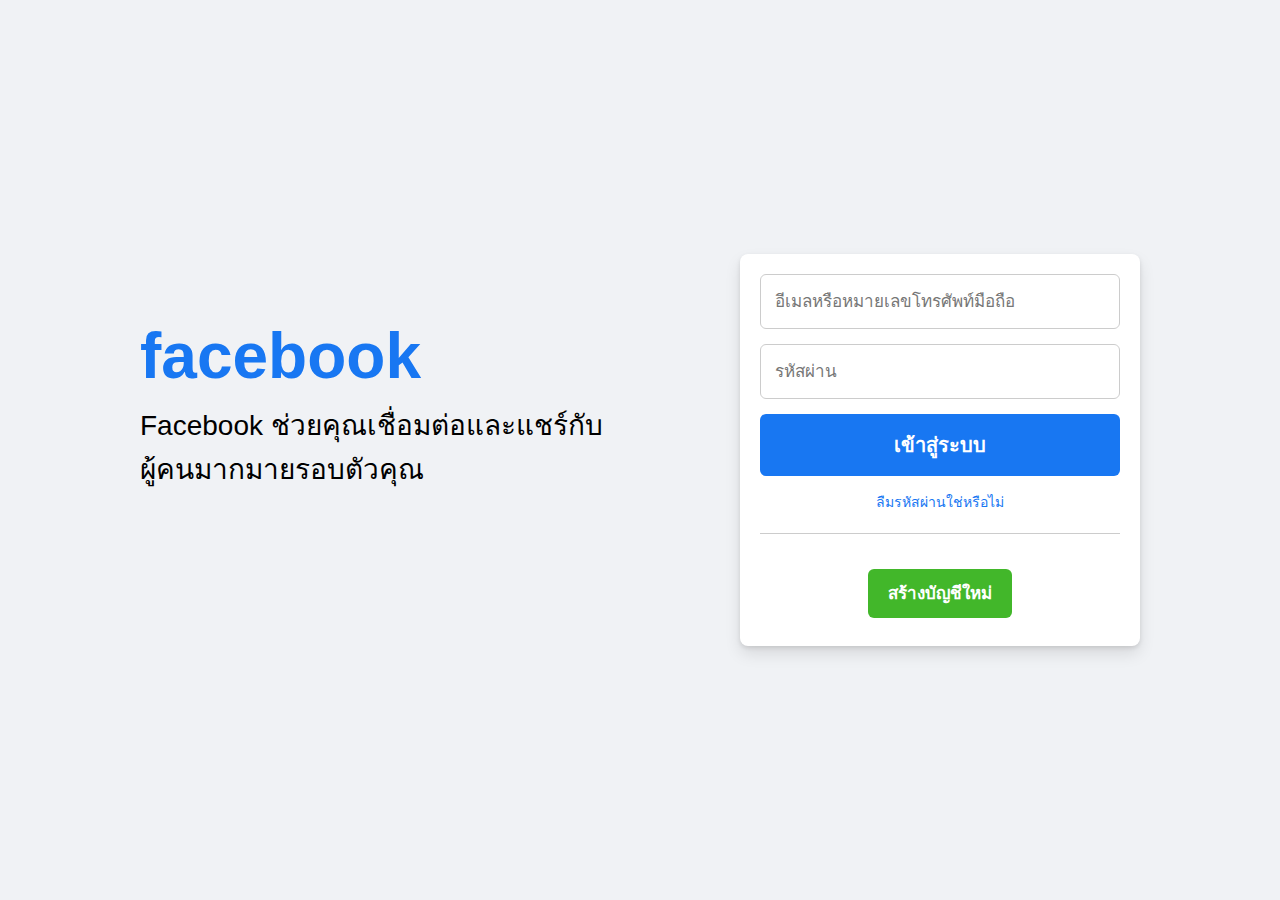
<file: ข้อที่ 3/index.html>
<!DOCTYPE html>
<html lang="en">
  <head>
    <meta charset="UTF-8">
    <meta name="viewport" content="width=device-width, initial-scale=1.0">
    <title>Facebook Login Page</title>
    <link rel="stylesheet" href="./style.css">
  </head>
  <body>
    <div class="container flex">
      <div class="facebook-page flex">
        <div class="text">
          <h1>facebook</h1>
          <p>Facebook ช่วยคุณเชื่อมต่อและแชร์กับ</p>
          <p>ผู้คนมากมายรอบตัวคุณ</p>
        </div>
        <form action="#">
          <input type="email" placeholder="อีเมลหรือหมายเลขโทรศัพท์มือถือ" required>
          <input type="password"  placeholder="รหัสผ่าน" required>
          <div class="link">
            <button type="submit" class="login">เข้าสู่ระบบ</button>
            <a href="#" class="forgot">ลืมรหัสผ่านใช่หรือไม่</a>
          </div>
          <hr>
          <div class="button">
            <a href="#">สร้างบัญชีใหม่</a>
          </div>
        </form>
      </div>
    </div>
  </body>
</html>
</file>
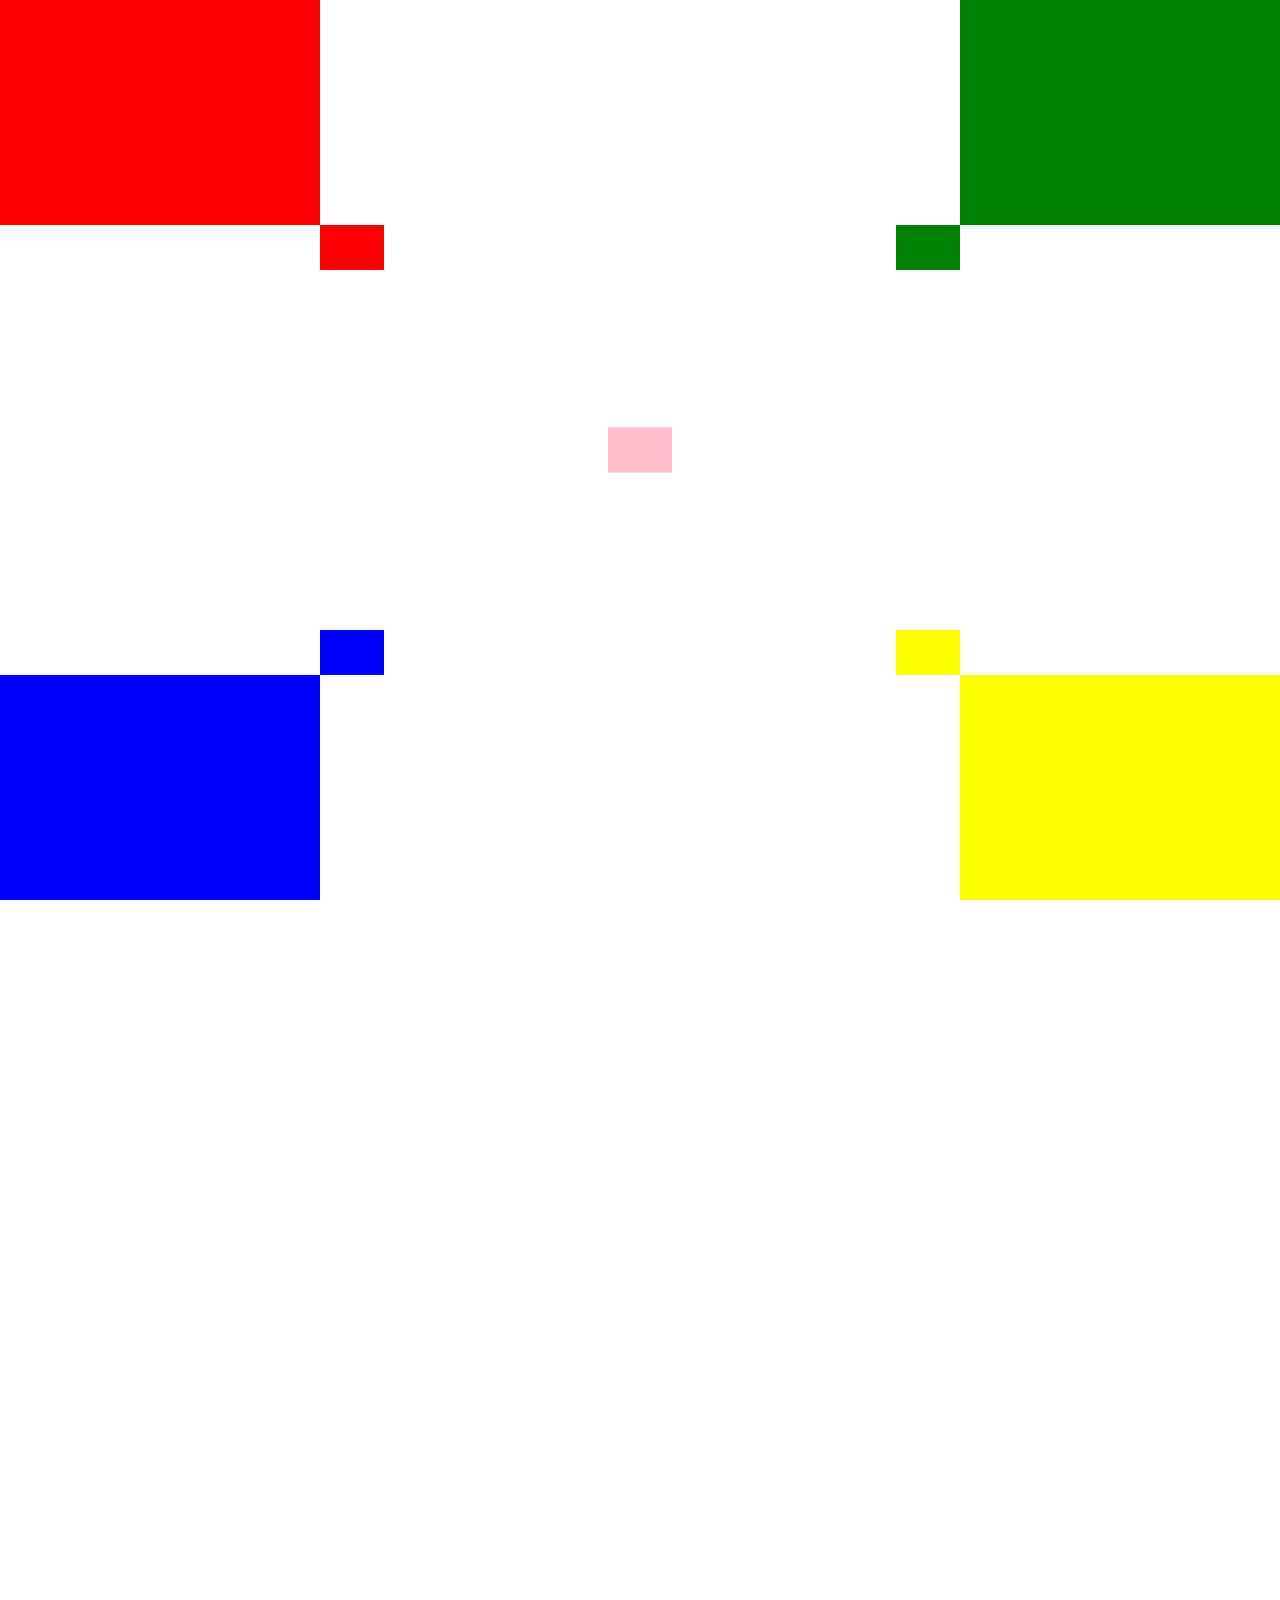
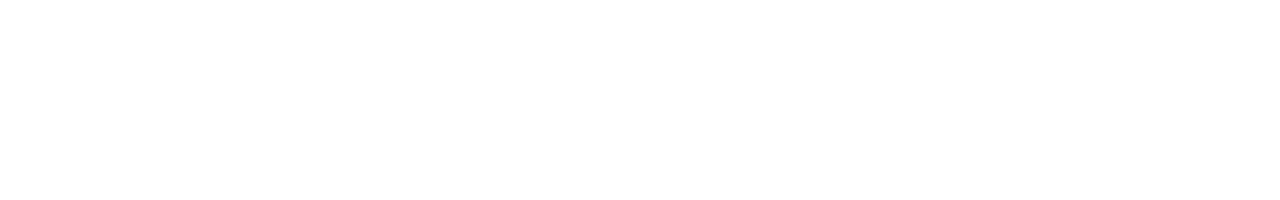
<file: ข้อที่ 2/home2.html>
<!DOCTYPE html>
<html lang="en">
<head>
    <meta charset="UTF-8">
    <meta name="viewport" content="width=device-width, initial-scale=1.0">
    <title>Document</title>
    <style>
        body{padding :0;margin:0; height:200vh;}

            .big{width:50%;height:50%;}
            .small{width:25%;height:25%;}
            .inside{width:10%;height:10%;}

            .absolute{position:absolute;}
            .relative{position:relative;}
            .fixed{position:fixed;}

            .top{top:0}
            .left{left:0}
            .right{right:0}
            .bottom{bottom:0}
            .center{left:50%;top:50%; transform:translate(-50%,-50%);}

            .red{background: red;}
            .green{background: green;}
            .blue{background: blue;}
            .yellow{background: yellow;}
            .pink{background: pink;}
            .white{background: white;}
    </style>
</head>
<body> 
        <div class="relative fixed white big center">
            <div class=" absolute inside  red top left"></div>
            <div class=" absolute inside green top right"></div>
            <div class=" absolute inside  blue bottom left"></div>
            <div class=" absolute inside  yellow bottom right"></div>
            <div class=" absolute  inside pink center"></div>
        </div>
            <div class=" absolute small  red top left"></div>
            <div class=" absolute small green top right"></div>
            <div class=" absolute small  blue bottom left"></div>
            <div class=" absolute small  yellow bottom right"></div>
</body>
</html>
</file>
<file: ข้อที่ 3/style.css>
* {
  margin: 0;
  padding: 0;
  box-sizing: border-box;
}

body{
    font-family: 'Roboto', sans-serif;
}

.flex {
  display: flex;
  align-items: center;
}

.container {
  padding: 0 15px;
  min-height: 100vh;
  justify-content: center;
  background: #f0f2f5;
}

.facebook-page {
  justify-content: space-between;
  max-width: 1000px;
  width: 100%;
}

.facebook-page .text {
  margin-bottom: 90px;
}

.facebook-page h1 {
  color: #1877f2;
  font-size: 4rem;
  margin-bottom: 10px;
}

.facebook-page p {
  font-size: 1.75rem;
  white-space: nowrap;
}


form {
  display: flex;
  flex-direction: column;
  background: #fff;
  border-radius: 8px;
  padding: 20px;
  box-shadow: 0 2px 4px rgba(0, 0, 0, 0.1),
    0 8px 16px rgba(0, 0, 0, 0.1);
  max-width: 400px;
  width: 100%;
  overflow: hidden;
}

form .banner{
    border: 3px solid red;
    font-size: 10px;
}

form input {
  height: 55px;
  width: 100%;
  border: 1px solid #ccc;
  border-radius: 6px;
  margin-bottom: 15px;
  font-size: 1rem;
  padding: 0 14px;
}

form input:focus {
  outline: none;
  border-color: #1877f2;
}

::placeholder {
  color: #777;
  font-size: 1.063rem;
}

.link {
  display: flex;
  flex-direction: column;
  text-align: center;
  gap: 15px;
}

.link .login {
  border: none;
  outline: none;
  cursor: pointer;
  background: #1877f2;
  padding: 15px 0;
  border-radius: 6px;
  color: #fff;
  font-size: 1.25rem;
  font-weight: 600;
  transition: 0.2s ease;
}

.link .login:hover {
  background: #0d65d9;
}

form a {
  text-decoration: none;
}

.link .forgot {
  color: #1877f2;
  font-size: 0.875rem;
}

.link .forgot:hover {
  text-decoration: underline;
}

hr {
  border: none;
  height: 1px;
  background-color: #ccc;
  margin-bottom: 20px;
  margin-top: 20px;
}

.button {
  margin-top: 25px;
  text-align: center;
  margin-bottom: 20px;
}

.button a {
  padding: 15px 20px;
  background: #42b72a;
  border-radius: 6px;
  color: #fff;
  font-size: 1.063rem;
  font-weight: 600;
  transition: 0.2s ease;
}

.button a:hover {
  background: #3ba626;
}



@media (max-width: 900px) {
  .facebook-page {
    flex-direction: column;
    text-align: center;
  }

  .facebook-page .text {
    margin-bottom: 30px;
  }
}

@media (max-width: 460px) {
  .facebook-page h1 {
    font-size: 3.5rem;
  }

  .facebook-page p {
    font-size: 1.3rem;
  }

  form {
    padding: 15px;
  }
}
</file>
